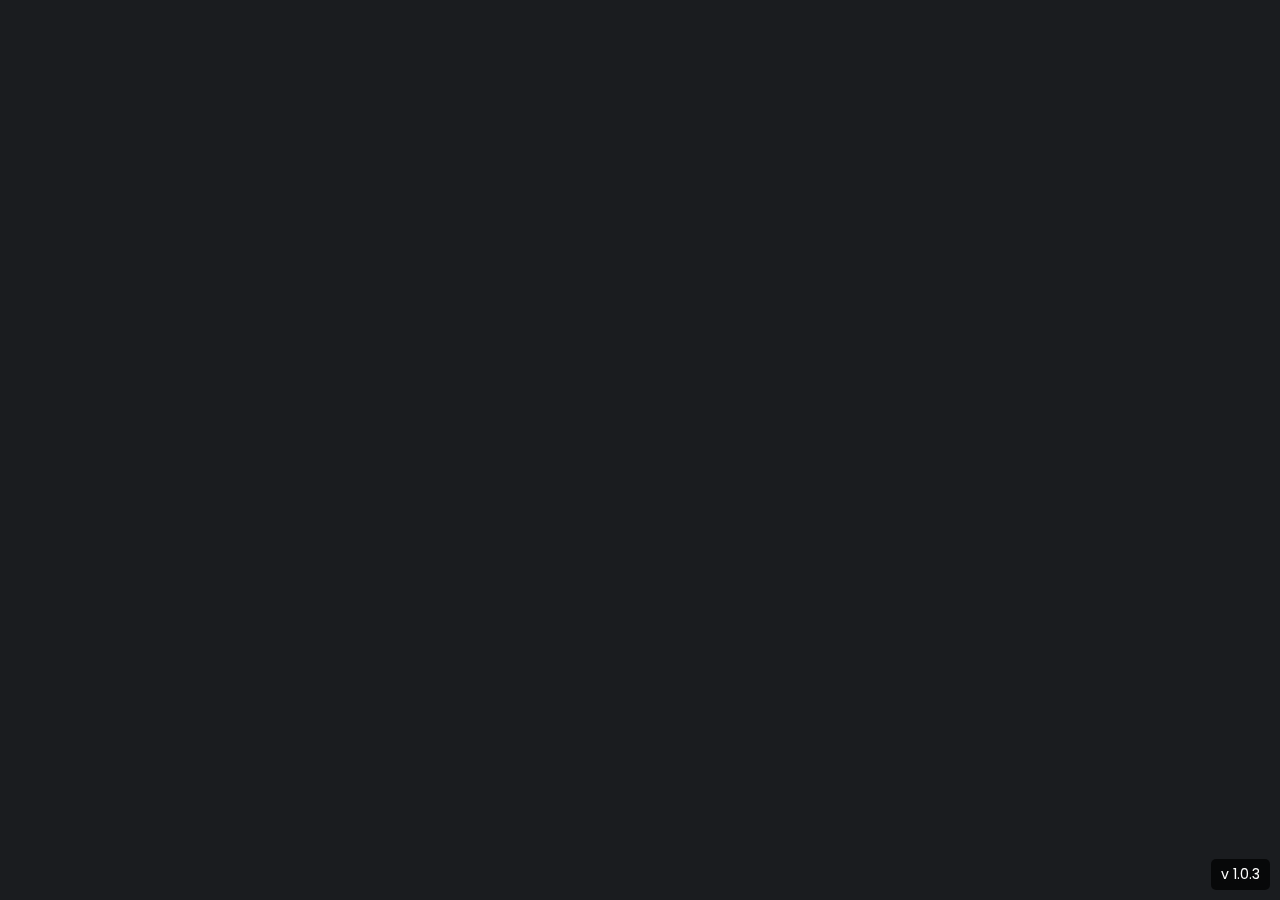
<file: index.html>
<!DOCTYPE html>
<html lang="en">
<head>
    <link rel="icon" href="assets/pics/svg/moon.svg" type="image/png">
    <link rel="preconnect" href="https://fonts.googleapis.com">
    <link rel="preconnect" href="https://fonts.gstatic.com" crossorigin>
    <link href="https://fonts.googleapis.com/css2?family=Montserrat:ital,wght@0,100..900;1,100..900&display=swap" rel="stylesheet">

    <link rel="preconnect" href="https://fonts.googleapis.com">
    <link rel="preconnect" href="https://fonts.gstatic.com" crossorigin>
    <link href="https://fonts.googleapis.com/css2?family=Poppins:ital,wght@0,100;0,200;0,300;0,400;0,500;0,600;0,700;0,800;0,900;1,100;1,200;1,300;1,400;1,500;1,600;1,700;1,800;1,900&family=Roboto:ital,wght@0,100..900;1,100..900&family=Rubik+Mono+One&family=Sofia+Sans:ital,wght@0,1..1000;1,1..1000&display=swap" rel="stylesheet">

    <link rel="stylesheet" href="styles/style.css">
    <meta charset="UTF-8">
    <meta name="viewport" content="width=device-width, initial-scale=1.0">
    <title>TNoT - Wiki</title>
</head>
<body>
    <header class="fade-in">
        <h1><img src="assets/pics/svg/moon.svg" alt="Logo"> Thousand Nights of Terror - Wiki</h1>
    </header>
    <section class="overview fade-in">
        <p><strong>Thousand Nights of Terror Wiki</strong> — це ігрова енциклопедія, що містить інформацію про різні типи ночей, ворогів і механіки, які можуть зустрітися під час виживання в темряві.</p>
    </section>
    <div class="item-list fade-in">
        <section class="item" onclick="window.location.href='pages/Nights/NightsWiki.html' ">
            <h2>Ночі</h2>
            <p>Всі види ночей, їх характеристики та особливості</p>
        </section>
        <section class="item"><h2>Закрито</h2></section>
        <section class="item"><h2>Закрито</h2></section>
        <section class="item"><h2>Закрито</h2></section>
    </div>


    <div class="version">v 1.0.3</div>
</body>
</html>
</file>
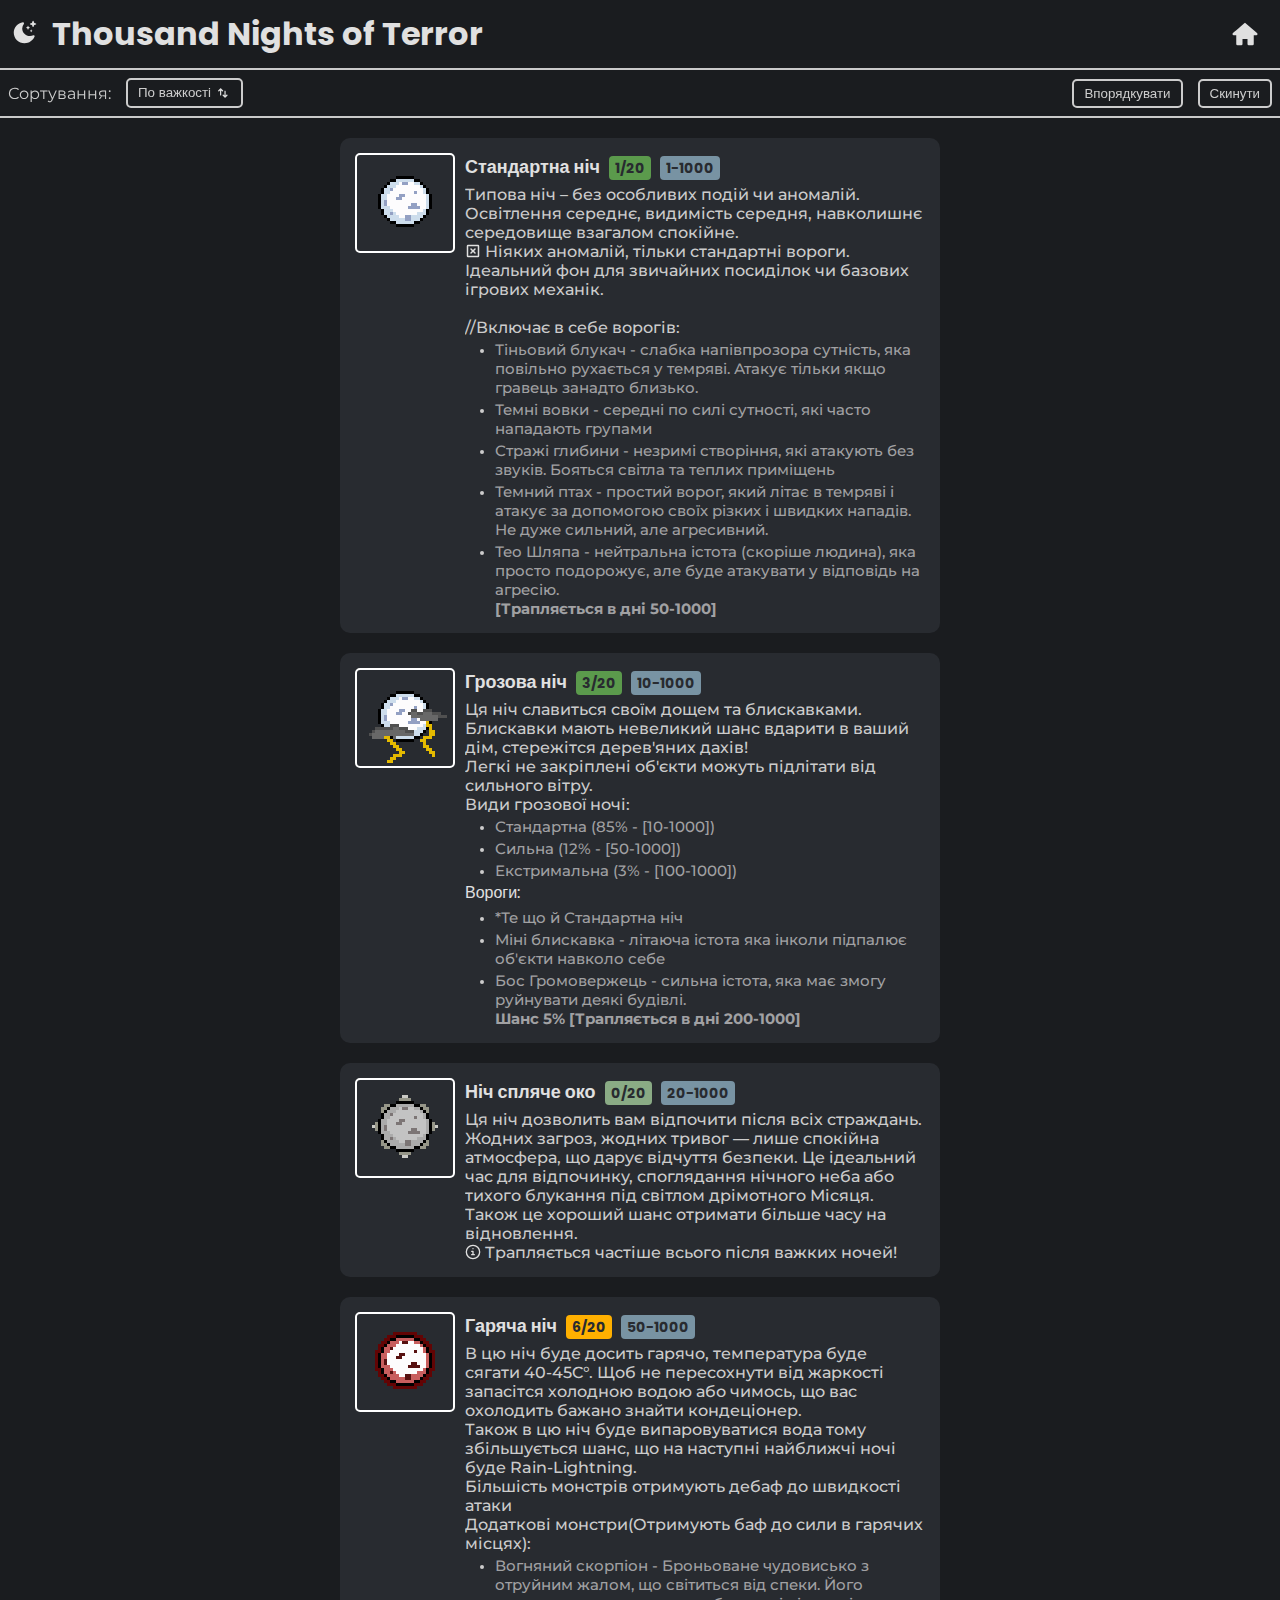
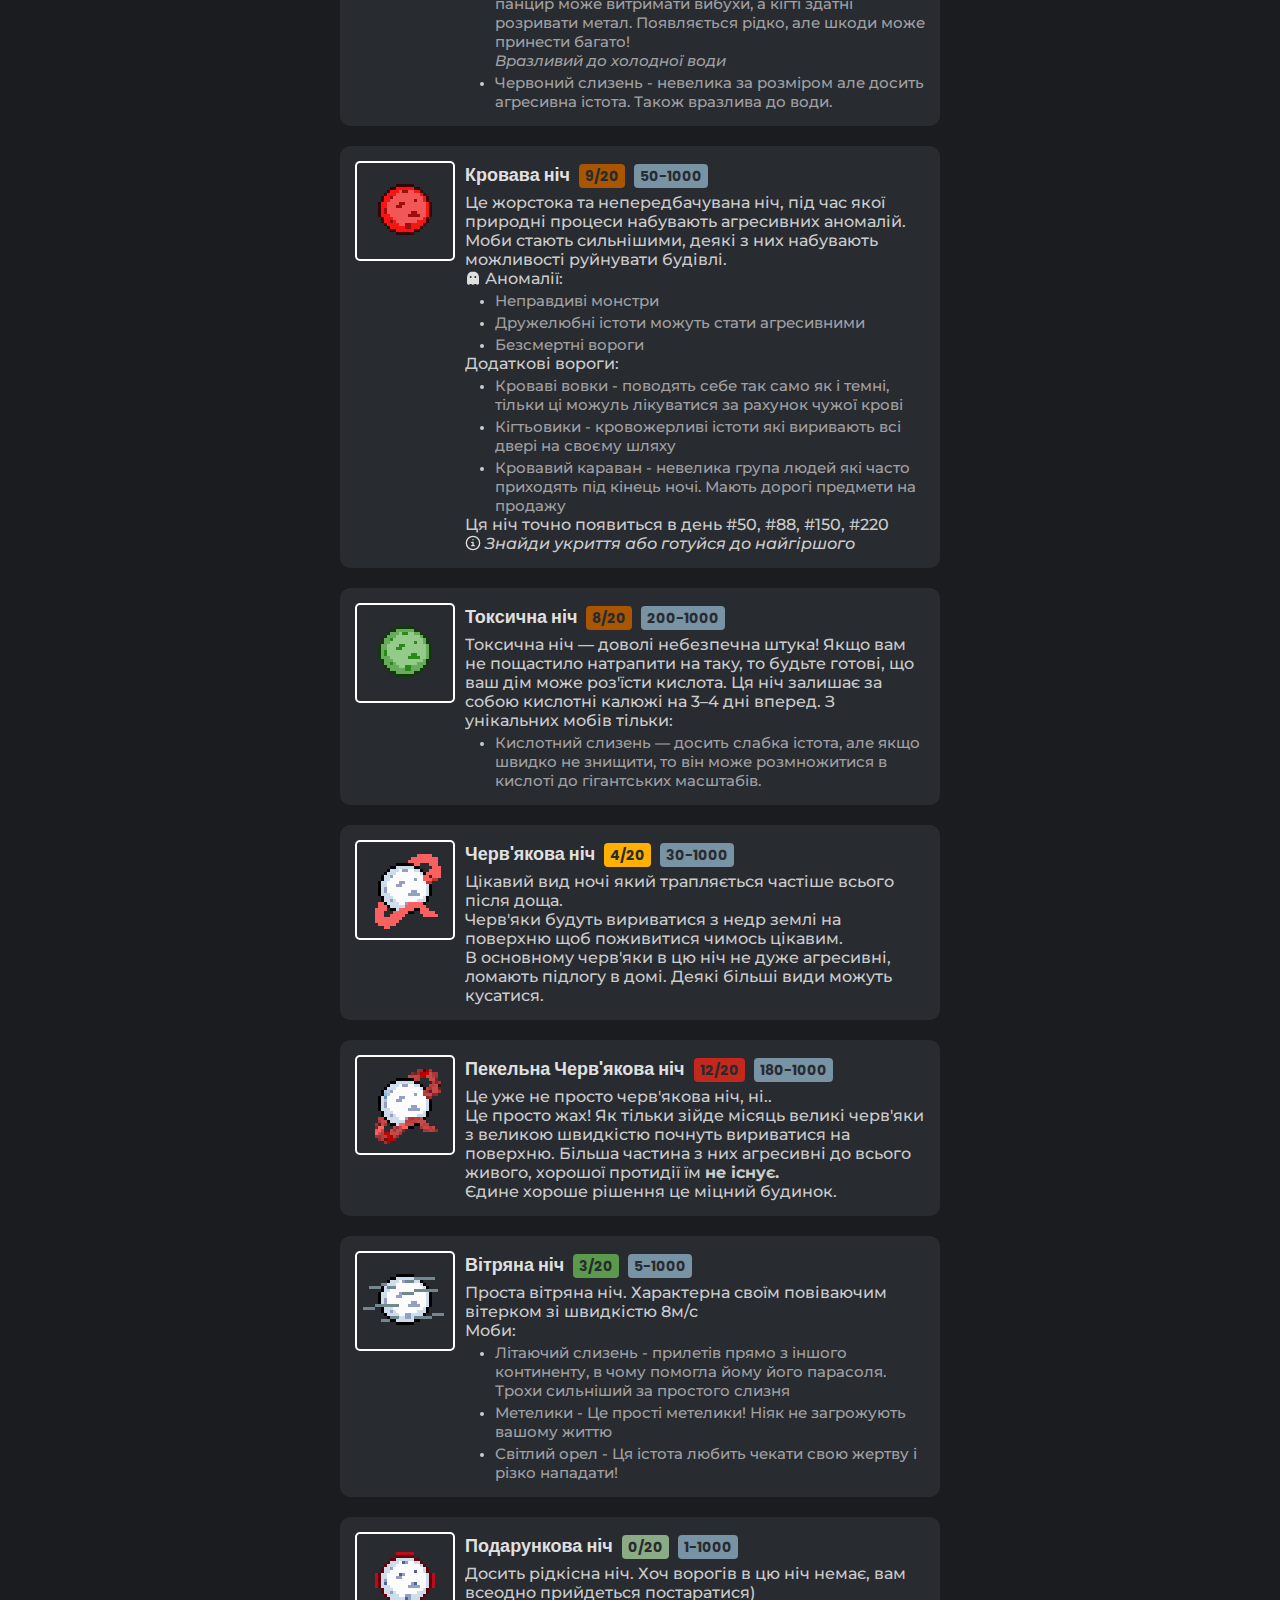
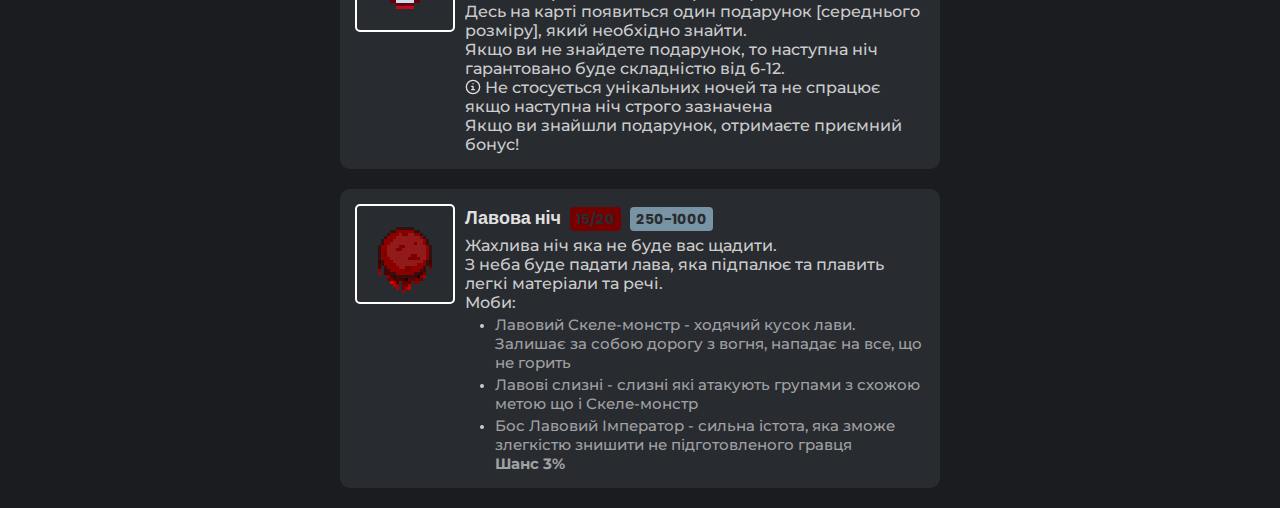
<file: pages/Nights/NightsWiki.html>
<!DOCTYPE html>
<html lang="en">
<head>
    <link rel="icon" href="../../assets/pics/svg/moon.svg" type="image/png">
    <link rel="preconnect" href="https://fonts.googleapis.com">
    <link rel="preconnect" href="https://fonts.gstatic.com" crossorigin>
    <link href="https://fonts.googleapis.com/css2?family=Montserrat:ital,wght@0,100..900;1,100..900&display=swap" rel="stylesheet">

    <link rel="preconnect" href="https://fonts.googleapis.com">
    <link rel="preconnect" href="https://fonts.gstatic.com" crossorigin>
    <link href="https://fonts.googleapis.com/css2?family=Poppins:ital,wght@0,100;0,200;0,300;0,400;0,500;0,600;0,700;0,800;0,900;1,100;1,200;1,300;1,400;1,500;1,600;1,700;1,800;1,900&family=Roboto:ital,wght@0,100..900;1,100..900&family=Rubik+Mono+One&family=Sofia+Sans:ital,wght@0,1..1000;1,1..1000&display=swap" rel="stylesheet">

    <link rel="stylesheet" href="styles/nights.css">
    <meta charset="UTF-8">
    <meta name="viewport" content="width=device-width, initial-scale=1.0">
    <title>TNoT - Nights</title>
</head>
<body>
    <header>
        <h1><img src="../../assets/pics/svg/moon.svg" alt="Logo"> Thousand Nights of Terror</h1>
        <a href="../../index.html" class="home"><img src="../../assets/pics/svg/home.svg" alt="home"></a>
    </header>


    <div class="sort">
        <p>Сортування:</p>
        <button class="sort-btn" id="sortButton">По важкості <img src="../../assets/pics/svg/sort.svg" alt="sort"></button>
        <button class="toggle-all-btn sort-btn">Впорядкувати</button>
        <button class="sort-btn" id="resetButton">Скинути</button>
    </div>


    <div class="MoonTypes-list">


        <div class="item">
            <img class="Moon" src="../../assets/pics/moons/MoonDefaultNEW.png" alt="Moon-Standart">
            <div class="content">
                <h2 class="toggle-header">
                    Стандартна ніч 
                    <span class="DifficultySpan">1/20</span>
                    <span class="Days">1-1000</span>
                </h2>
                <div class="content-text">
                <p>
                    Типова ніч – без особливих подій чи аномалій.
                    Освітлення середнє, видимість середня, навколишнє середовище взагалом спокійне. 
                    <br><img src="../../assets/pics/svg/X-mark.svg" alt="X"> Ніяких аномалій, тільки стандартні вороги. 
                    <br>Ідеальний фон для звичайних посиділок чи базових ігрових механік.
                    <br><br>//Включає в себе ворогів:
                    <ul>
                        <li>Тіньовий блукач - слабка напівпрозора сутність, яка повільно рухається у темряві. Атакує тільки якщо гравець занадто близько.</li>
                        <li>Темні вовки - середні по силі сутності, які часто нападають групами</li>
                        <li>Стражі глибини - незримі створіння, які атакують без звуків. Бояться світла та теплих приміщень</li>
                        <li>Темний птах - простий ворог, який літає в темряві і атакує за допомогою своїх різких і швидких нападів. Не дуже сильний, але агресивний.</li>
                        <li>Тео Шляпа - нейтральна істота (скоріше людина), яка просто подорожує, але буде атакувати у відповідь на агресію. <br><strong>[Трапляється в дні 50-1000]</strong></li>
                    </ul>
                </p>
                </div>
            </div>
        </div>


        <div class="item">
            <img class="Moon" src="../../assets/pics/moons/ThunderMoon.png" alt="Moon-Standart">
            <div class="content">
                <h2 class="toggle-header">
                    Грозова ніч 
                    <span class="DifficultySpan">3/20</span>
                    <span class="Days">10-1000</span>
                </h2>
                <div class="content-text">
                <p>
                    Ця ніч славиться своїм дощем та блискавками. 
                    Блискавки мають невеликий шанс вдарити в ваший дім, стережітся дерев'яних дахів!
                    <br>Легкі не закріплені об'єкти можуть підлітати від сильного вітру.
                    <br>Види грозової ночі:
                    <ul>
                        <li>Стандартна (85% - [10-1000])</li>
                        <li>Сильна (12% - [50-1000])</li>
                        <li>Екстримальна (3% - [100-1000])</li>
                    </ul>
                    Вороги:
                    <ul>
                        <li>*Те що й Стандартна ніч</li>
                        <li>Міні блискавка - літаюча істота яка інколи підпалює об'єкти навколо себе</li>
                        <li>Бос Громовержець - сильна істота, яка має змогу руйнувати деякі будівлі. <br><strong>Шанс 5% [Трапляється в дні 200-1000]</strong></li>
                    </ul>
                </p>
                </div>
            </div>
        </div> 


        <div class="item">
            <img class="Moon" src="../../assets/pics/moons/MoonSleepyEye.png" alt="Moon-Sleepy">
            <div class="content">
                <h2 class="toggle-header">
                    Ніч спляче око
                    <span class="DifficultySpan">0/20</span>
                    <span class="Days">20-1000</span>
                </h2>
                <div class="content-text">
                <p>
                    Ця ніч дозволить вам відпочити після всіх страждань. 
                    Жодних загроз, жодних тривог — лише спокійна атмосфера, що дарує відчуття безпеки. 
                    Це ідеальний час для відпочинку, споглядання нічного неба або тихого блукання під світлом дрімотного Місяця.
                    Також це хороший шанс отримати більше часу на відновлення. 
                    <br><img src="../../assets/pics/svg/info.svg" alt="info"> Трапляється частіше всього після важких ночей!
                </p>
                </div>
            </div>
        </div> 

        
        <div class="item">
            <img class="Moon" src="../../assets/pics/moons/MoonHot.png" alt="Moon-Standart">
            <div class="content">
                <h2 class="toggle-header">
                    Гаряча ніч 
                    <span class="DifficultySpan">6/20</span>
                    <span class="Days">50-1000</span>
                </h2>
                <div class="content-text">
                <p>
                    В цю ніч буде досить гарячо, температура буде сягати 40-45C°. 
                    Щоб не пересохнути від жаркості запасітся холодною водою або чимось, що вас охолодить бажано знайти кондеціонер.
                    <br>Також в цю ніч буде випаровуватися вода тому збільшується шанс, що на наступні найближчі ночі буде Rain-Lightning.
                    <br>Більшість монстрів отримують дебаф до швидкості атаки
                    <br>Додаткові монстри(Отримують баф до сили в гарячих місцях):
                    <ul>
                        <li>Вогняний скорпіон - Броньоване чудовисько з отруйним жалом, що світиться від спеки. 
                            Його панцир може витримати вибухи, а кігті здатні розривати метал. 
                            Появляється рідко, але шкоди може принести багато! 
                            <br><em>Вразливий до холодної води</em>
                        </li>
                        <li>Червоний слизень - невелика за розміром але досить агресивна істота. Також вразлива до води.</li>
                    </ul>
                </p>
                </div>
            </div>
        </div> 


        <div class="item">
            <img class="Moon" src="../../assets/pics/moons/MoonBlood.png" alt="Moon-Blood">
            <div class="content">
                <h2 class="toggle-header">
                    Кровава ніч
                    <span class="DifficultySpan">9/20</span>
                    <span class="Days">50-1000</span>
                </h2>
        
                <div class="content-text">
                <p>
                    Це жорстока та непередбачувана ніч, під час якої природні процеси набувають агресивних аномалій.
                    <br>Моби стають сильнішими, деякі з них набувають можливості руйнувати будівлі.
                    <br><img src="../../assets/pics/svg/anomaly.svg" alt="anomaly"> Аномалії: 
                    <ul>
                        <li>Неправдиві монстри</li>
                        <li>Дружелюбні істоти можуть стати агресивними</li>
                        <li>Безсмертні вороги</li>
                    </ul>
                </p>
                <p>
                    Додаткові вороги:
                    <ul>
                        <li>Кроваві вовки - поводять себе так само як і темні, тільки ці можуль лікуватися за рахунок чужої крові</li>
                        <li>Кігтьовики - кровожерливі істоти які виривають всі двері на своєму шляху</li>
                        <li>Кровавий караван - невелика група людей які часто приходять під кінець ночі. Мають дорогі предмети на продажу</li>
                    </ul>
                </p>
                <p>Ця ніч точно появиться в день #50, #88, #150, #220
                    <br><img src="../../assets/pics/svg/info.svg" alt="info"><em> Знайди укриття або готуйся до найгіршого</em>
                </p>
                </div>
            </div>
        </div> 


        <div class="item">
            <img class="Moon" src="../../assets/pics/moons/MoonToxic.png" alt="Moon-Toxic">
            <div class="content">
                <h2 class="toggle-header">
                    Токсична ніч 
                    <span class="DifficultySpan">8/20</span>
                    <span class="Days">200-1000</span>
                </h2>
        
                <div class="content-text">
                    <p>
                        Токсична ніч — доволі небезпечна штука!  
                        Якщо вам не пощастило натрапити на таку, то будьте готові, що ваш дім може роз'їсти кислота.  
                        Ця ніч залишає за собою кислотні калюжі на 3–4 дні вперед.  
                        З унікальних мобів тільки:  
                        <ul>
                            <li>Кислотний слизень — досить слабка істота, але якщо швидко не знищити, то він може розмножитися в кислоті до гігантських масштабів.</li>
                        </ul>
                    </p>
                </div>
            </div>
        </div> 


        <div class="item">
            <img class="Moon" src="../../assets/pics/moons/MoonWorm.png" alt="Moon-Worm">
            <div class="content">
                <h2 class="toggle-header">
                    Черв'якова ніч
                    <span class="DifficultySpan">4/20</span>
                    <span class="Days">30-1000</span>
                </h2>
        
                <div class="content-text">
                <p>
                    Цікавий вид ночі який трапляється частіше всього після доща.
                    <br>Черв'яки будуть вириватися з недр землі на поверхню щоб поживитися чимось цікавим.
                    <br>В основному черв'яки в цю ніч не дуже агресивні, ломають підлогу в домі. Деякі більші види можуть кусатися.
                </p>
                </div>
            </div>
        </div> 


        <div class="item">
            <img class="Moon" src="../../assets/pics/moons/MoonEvilWorm.png" alt="Moon-EvilWorm">
            <div class="content">
                <h2 class="toggle-header">
                    Пекельна Черв'якова ніч
                    <span class="DifficultySpan">12/20</span>
                    <span class="Days">180-1000</span>
                </h2>
        
                <div class="content-text">
                <p>
                    Це уже не просто черв'якова ніч, ні..
                    <br>Це просто жах! Як тільки зійде місяць великі черв'яки з великою швидкістю почнуть вириватися на поверхню.
                    Більша частина з них агресивні до всього живого, хорошої протидії їм <strong>не існує.</strong>
                    <br>Єдине хороше рішення це міцний будинок.
                </p>
                </div>
            </div>
        </div> 


        <div class="item">
            <img class="Moon" src="../../assets/pics/moons/MoonWind.png" alt="Moon-Wind">
            <div class="content">
                <h2 class="toggle-header">
                    Вітряна ніч
                    <span class="DifficultySpan">3/20</span>
                    <span class="Days">5-1000</span>
                </h2>
        
                <div class="content-text">
                <p>
                    Проста вітряна ніч. Характерна своїм повіваючим вітерком зі швидкістю 8м/с
                    <br>Моби:
                    <ul>
                        <li>Літаючий слизень - прилетів прямо з іншого континенту, в чому помогла йому його парасоля. Трохи сильніший за простого слизня</li>
                        <li>Метелики - Це прості метелики! Ніяк не загрожують вашому життю</li>
                        <li>Світлий орел - Ця істота любить чекати свою жертву і різко нападати!</li>
                    </ul>
                </p>
                </div>
            </div>
        </div> 


        <div class="item">
            <img class="Moon" src="../../assets/pics/moons/MoonPresent.png" alt="Moon-Present">
            <div class="content">
                <h2 class="toggle-header">
                    Подарункова ніч 
                    <span class="DifficultySpan">0/20</span>
                    <span class="Days">1-1000</span>
                </h2>
        
                <div class="content-text">
                <p>
                    Досить рідкісна ніч.
                    Хоч ворогів в цю ніч немає, вам всеодно прийдеться постаратися)
                    <br>Десь на карті появиться один подарунок [середнього розміру], який необхідно знайти.
                    <br>Якщо ви не знайдете подарунок, то наступна ніч гарантовано буде складністю від 6-12.
                    <br><img src="../../assets/pics/svg/info.svg" alt="info"> Не стосується унікальних ночей та не спрацює якщо наступна ніч строго зазначена
                    <br>Якщо ви знайшли подарунок, отримаєте приємний бонус!

                </p>
                </div>
            </div>
        </div> 


        <div class="item">
            <img class="Moon" src="../../assets/pics/moons/MoonLava.png" alt="Moon-Lava">
            <div class="content">
                <h2 class="toggle-header">
                    Лавова ніч 
                    <span class="DifficultySpan">15/20</span>
                    <span class="Days">250-1000</span>
                </h2>
        
                <div class="content-text">
                <p>
                    Жахлива ніч яка не буде вас щадити. 
                    <br>З неба буде падати лава, яка підпалює та плавить легкі матеріали та речі.
                    <br>Моби:
                    <ul>
                        <li>Лавовий Скеле-монстр - ходячий кусок лави. Залишає за собою дорогу з вогня, нападає на все, що не горить</li>
                        <li>Лавові слизні - слизні які атакують групами з схожою метою що і Скеле-монстр</li>
                        <li>Бос Лавовий Імператор - сильна істота, яка зможе злегкістю знишити не підготовленого гравця <br><strong>Шанс 3%</strong></li>
                    </ul>
                </p>
                </div>
            </div>
        </div> 


    </div>
    
    <script src="../../assets/script/Difficulty.js"></script>
    <script src="../../assets/script/Colapser.js"></script>
</body>
</html>



<!-- ITEM BASE

<div class="item">
    <img class="Moon" src="../../assets/pics/moons/MoonDefaultNEW.png" alt="Moon-Standart">
    <div class="content">
        <h2 class="toggle-header">
            Стандартна ніч 
            <span class="DifficultySpan">1/20</span>
            <span class="Days">1-1000</span>
        </h2>

        <div class="content-text">
        <p>

        </p>
        </div>
    </div>
</div> 

-->
</file>
<file: styles/style.css>
* {
  -webkit-box-sizing: border-box;
          box-sizing: border-box;
  padding: 0;
  margin: 0;
}

::-webkit-scrollbar {
  width: 8px;
  height: 8px;
}

::-webkit-scrollbar-track {
  background: #1a1a1a;
  border-radius: 4px;
}

::-webkit-scrollbar-thumb {
  background: #444;
  border-radius: 4px;
}

::-webkit-scrollbar-thumb:hover {
  background: #555;
}

::-moz-selection {
  background-color: #1d325a;
  color: #ffffff;
}

::selection {
  background-color: #1d325a;
  color: #ffffff;
}

@-webkit-keyframes fadeIn {
  from {
    opacity: 0;
    -webkit-transform: translateY(10px);
            transform: translateY(10px);
  }
  to {
    opacity: 1;
    -webkit-transform: translateY(0);
            transform: translateY(0);
  }
}

@keyframes fadeIn {
  from {
    opacity: 0;
    -webkit-transform: translateY(10px);
            transform: translateY(10px);
  }
  to {
    opacity: 1;
    -webkit-transform: translateY(0);
            transform: translateY(0);
  }
}
.fade-in {
  opacity: 0;
  -webkit-animation: fadeIn 0.5s ease-out forwards;
          animation: fadeIn 0.5s ease-out forwards;
}

.fade-in:nth-child(2) {
  -webkit-animation-delay: 0.5s;
          animation-delay: 0.5s;
}

.fade-in:nth-child(3) {
  -webkit-animation-delay: 0.7s;
          animation-delay: 0.7s;
}

body {
  font-family: "Poppins", sans-serif;
  background: #1A1C1F;
  color: #E0E0E0;
}
body p {
  font-family: "Montserrat", sans-serif;
}

header {
  -webkit-box-pack: center;
      -ms-flex-pack: center;
          justify-content: center;
  display: -webkit-box;
  display: -ms-flexbox;
  display: flex;
  -webkit-box-align: center;
      -ms-flex-align: center;
          align-items: center;
  padding: 15px;
}
header a {
  height: 30px;
  width: 30px;
  margin-left: auto;
  margin-right: 10px;
  -webkit-transition: all 0.2s ease-in-out;
  transition: all 0.2s ease-in-out;
}
header a:hover {
  -webkit-transform: scale(1.2);
          transform: scale(1.2);
}
header a:focus {
  -webkit-transform: scale(0.9);
          transform: scale(0.9);
}
header h1 img {
  margin-right: 5px;
  vertical-align: -2px;
}

.overview {
  text-align: center;
  margin: 10px 15px;
  margin-bottom: 30px;
  font-size: 18px;
}
.overview p {
  max-width: 600px;
  margin: 0 auto;
}

.item-list {
  padding: 10px;
  border-radius: 15px;
  background-color: #282B30;
  margin: 0 auto;
  display: -webkit-box;
  display: -ms-flexbox;
  display: flex;
  width: 340px;
  -ms-flex-wrap: wrap;
      flex-wrap: wrap;
}
.item-list .item {
  position: relative;
  padding: 2px 7px;
  margin: 10px;
  border: 2px solid white;
  border-radius: 10px;
  width: 140px;
  height: 150px;
}
.item-list .item:first-child {
  background-image: url("../assets/pics/moons/MoonDefaultNEW.png");
  -ms-interpolation-mode: nearest-neighbor;
      image-rendering: -webkit-optimize-contrast;
      image-rendering: pixelated;
  background-size: cover;
  background-position: center 70px;
  background-repeat: no-repeat;
  cursor: pointer;
  -webkit-transition: -webkit-transform 0.2s ease-in-out;
  transition: -webkit-transform 0.2s ease-in-out;
  transition: transform 0.2s ease-in-out;
  transition: transform 0.2s ease-in-out, -webkit-transform 0.2s ease-in-out;
  -webkit-transition: all 0.2s ease-in-out;
  transition: all 0.2s ease-in-out;
}
.item-list .item:first-child:hover {
  -webkit-transform: scale(1.1);
          transform: scale(1.1);
}
.item-list .item::before {
  content: "";
  position: absolute;
  top: 0;
  left: 0;
  width: 100%;
  height: 100%;
  background: rgba(0, 0, 0, 0.664);
  -webkit-transition: background 0.3s ease-in-out;
  transition: background 0.3s ease-in-out;
  border-radius: 10px;
}
.item-list .item:hover::before {
  background: rgba(0, 0, 0, 0.267);
}
.item-list .item p {
  color: rgb(255, 255, 255);
  font-size: 13px;
}
.item-list .item h2 {
  font-size: 20px;
}

.version {
  position: fixed;
  bottom: 10px;
  right: 10px;
  background: rgba(0, 0, 0, 0.7);
  color: white;
  padding: 5px 10px;
  border-radius: 5px;
  font-size: 14px;
}

@media (max-width: 575px) {
  body {
    -webkit-tap-highlight-color: transparent;
  }
  header h1 {
    font-size: 20px;
  }
  header img {
    width: 20px;
    height: 20px;
  }
}
@media (max-width: 375px) {
  .item-list {
    -webkit-box-align: center;
        -ms-flex-align: center;
            align-items: center;
    -webkit-box-orient: vertical;
    -webkit-box-direction: normal;
        -ms-flex-direction: column;
            flex-direction: column;
    margin: 0 auto;
    width: 80%;
  }
  .item-list .item {
    width: 90%;
  }
  .item-list .item:first-child {
    background-position: center 50px;
  }
}
</file>
<file: pages/Nights/styles/nights.css>
@charset "UTF-8";
* {
  -webkit-box-sizing: border-box;
          box-sizing: border-box;
  padding: 0;
  margin: 0;
}

::-webkit-scrollbar {
  width: 8px;
  height: 8px;
}

::-webkit-scrollbar-track {
  background: #1a1a1a;
  border-radius: 4px;
}

::-webkit-scrollbar-thumb {
  background: #444;
  border-radius: 4px;
}

::-webkit-scrollbar-thumb:hover {
  background: #555;
}

::-moz-selection {
  background-color: #1d325a; /* Жовтий фон */
  color: #ffffff; /* Чорний текст */
}

::selection {
  background-color: #1d325a; /* Жовтий фон */
  color: #ffffff; /* Чорний текст */
}

body {
  font-family: "Poppins", sans-serif;
  background: #1A1C1F;
  color: #E0E0E0;
}

header {
  display: -webkit-box;
  display: -ms-flexbox;
  display: flex;
  -webkit-box-align: center;
      -ms-flex-align: center;
          align-items: center;
  padding: 10px;
}
header a {
  height: 30px;
  width: 30px;
  margin-left: auto;
  margin-right: 10px;
  -webkit-transition: all 0.2s ease-in-out;
  transition: all 0.2s ease-in-out;
}
header a:hover {
  -webkit-transform: scale(1.2);
          transform: scale(1.2);
}
header a:focus {
  -webkit-transform: scale(0.9);
          transform: scale(0.9);
}
header h1 img {
  margin-right: 5px;
  vertical-align: -2px;
}

.Moon {
  margin-right: 10px;
  border: 2px solid white;
  border-radius: 5px;
  width: 100px;
  height: 100px;
  -ms-interpolation-mode: nearest-neighbor;
      image-rendering: -webkit-optimize-contrast;
      image-rendering: pixelated;
  -webkit-transition: -webkit-transform 0.4s ease-out;
  transition: -webkit-transform 0.4s ease-out;
  transition: transform 0.4s ease-out;
  transition: transform 0.4s ease-out, -webkit-transform 0.4s ease-out;
  display: block;
}

.sort {
  position: sticky;
  top: 0;
  z-index: 1000;
  backdrop-filter: blur(3px);
  -webkit-backdrop-filter: blur(3px);
  font-family: "Montserrat", sans-serif;
  color: #cccccc;
  padding: 8px;
  display: -webkit-box;
  display: -ms-flexbox;
  display: flex;
  -ms-flex-wrap: nowrap;
      flex-wrap: nowrap;
  overflow-x: auto;
  overflow-y: hidden;
  -webkit-box-align: center;
      -ms-flex-align: center;
          align-items: center;
  border: 2px solid rgb(202, 202, 202);
  border-left: none;
  border-right: none;
  max-height: 50px;
  width: 100%;
}
.sort .sort-btn {
  cursor: pointer;
  padding: 5px 10px;
  color: #cccccc;
  background: none;
  border-radius: 5px;
  border: 2px #cccccc solid;
  margin-left: 15px;
  margin-right: 10px;
  -ms-flex-negative: 0;
      flex-shrink: 0;
  white-space: nowrap;
  width: auto;
  -webkit-transition: all 0.2s ease-in-out;
  transition: all 0.2s ease-in-out;
}
.sort .sort-btn:hover {
  -webkit-transform: scale(1.04);
          transform: scale(1.04);
}
.sort .sort-btn:active {
  -webkit-transform: scale(0.95);
          transform: scale(0.95);
}
.sort .sort-btn img {
  vertical-align: middle;
}
.sort #resetButton {
  margin-right: 0px;
}
.sort .toggle-all-btn {
  margin-right: 0;
  margin-left: auto;
}

.MoonTypes-list {
  width: -webkit-fit-content;
  width: -moz-fit-content;
  width: fit-content;
  margin: 20px auto;
  display: -webkit-box;
  display: -ms-flexbox;
  display: flex;
  -webkit-box-orient: vertical;
  -webkit-box-direction: normal;
      -ms-flex-direction: column;
          flex-direction: column;
  gap: 20px;
}
.MoonTypes-list .item {
  margin-right: 10px;
  margin-left: 10px;
  max-height: 100%;
  max-width: 600px;
  border-radius: 10px;
  background-color: #282B30;
  display: -webkit-box;
  display: -ms-flexbox;
  display: flex;
  -webkit-box-align: start;
      -ms-flex-align: start;
          align-items: flex-start;
  padding: 15px;
  -webkit-transition: all 0.15s ease-in-out;
  transition: all 0.15s ease-in-out;
}
.MoonTypes-list .item:hover {
  -webkit-box-shadow: 0px 0px 10px rgba(255, 255, 255, 0.3137254902);
          box-shadow: 0px 0px 10px rgba(255, 255, 255, 0.3137254902);
  -webkit-transform: translateY(-2px);
          transform: translateY(-2px); /* Трохи піднімає блок */
}
.MoonTypes-list .item .content-text {
  max-height: 100vh; /* Максимальна висота для плавного згортання */
  overflow: hidden;
  -webkit-transition: max-height 0.3s ease-out, opacity 0.3s ease-out;
  transition: max-height 0.3s ease-out, opacity 0.3s ease-out;
  opacity: 1;
}
.MoonTypes-list .item .content-text p {
  font-family: "Montserrat", sans-serif;
  font-weight: 500;
  color: #cccccc;
}
.MoonTypes-list .item .content-text p img {
  vertical-align: -2px;
}
.MoonTypes-list .item .content-text p:first-of-type {
  padding-top: 5px;
}
.MoonTypes-list .item h2 {
  cursor: pointer;
  font-size: 18px;
  margin: 0;
}
.MoonTypes-list .item ul {
  font-family: "Montserrat", sans-serif;
  margin-left: 30px;
}
.MoonTypes-list .item ul li {
  margin-top: 3px;
  font-weight: 500;
  font-size: 15px;
  color: #a1a1a3;
}
.MoonTypes-list .item ul li::marker {
  color: #cccccc; /* Колір маркера (помаранчевий) */
  font-size: 13px; /* Розмір маркера (можна коригувати) */
}
.MoonTypes-list .item .DifficultySpan {
  font-size: 14px;
  color: #282B30;
  padding: 2px 6px;
  border-radius: 4px;
  margin-left: 5px;
}
.MoonTypes-list .item .Days {
  background: #7893a3;
  font-size: 14px;
  color: #282B30;
  padding: 2px 6px;
  border-radius: 4px;
  margin-left: 5px;
}

.item .content-text.collapsed {
  max-height: 0;
  opacity: 0;
}

.item .Moon.collapsed {
  border: 0;
  margin-right: 0;
  opacity: 0;
  -webkit-transform: scale(0.8);
          transform: scale(0.8);
  width: 0;
  height: 0;
}

@media (max-width: 575px) {
  body {
    -webkit-tap-highlight-color: transparent;
  }
  header h1 {
    font-size: 20px;
  }
  header h1 img {
    width: 20px;
    height: 20px;
  }
  .MoonTypes-list .item p {
    font-size: 13px;
  }
  .MoonTypes-list .item li {
    font-size: 13px;
  }
  .MoonTypes-list .item .Days {
    display: inline-block;
  }
  .sort::-webkit-scrollbar {
    display: none;
  }
}
</file>
